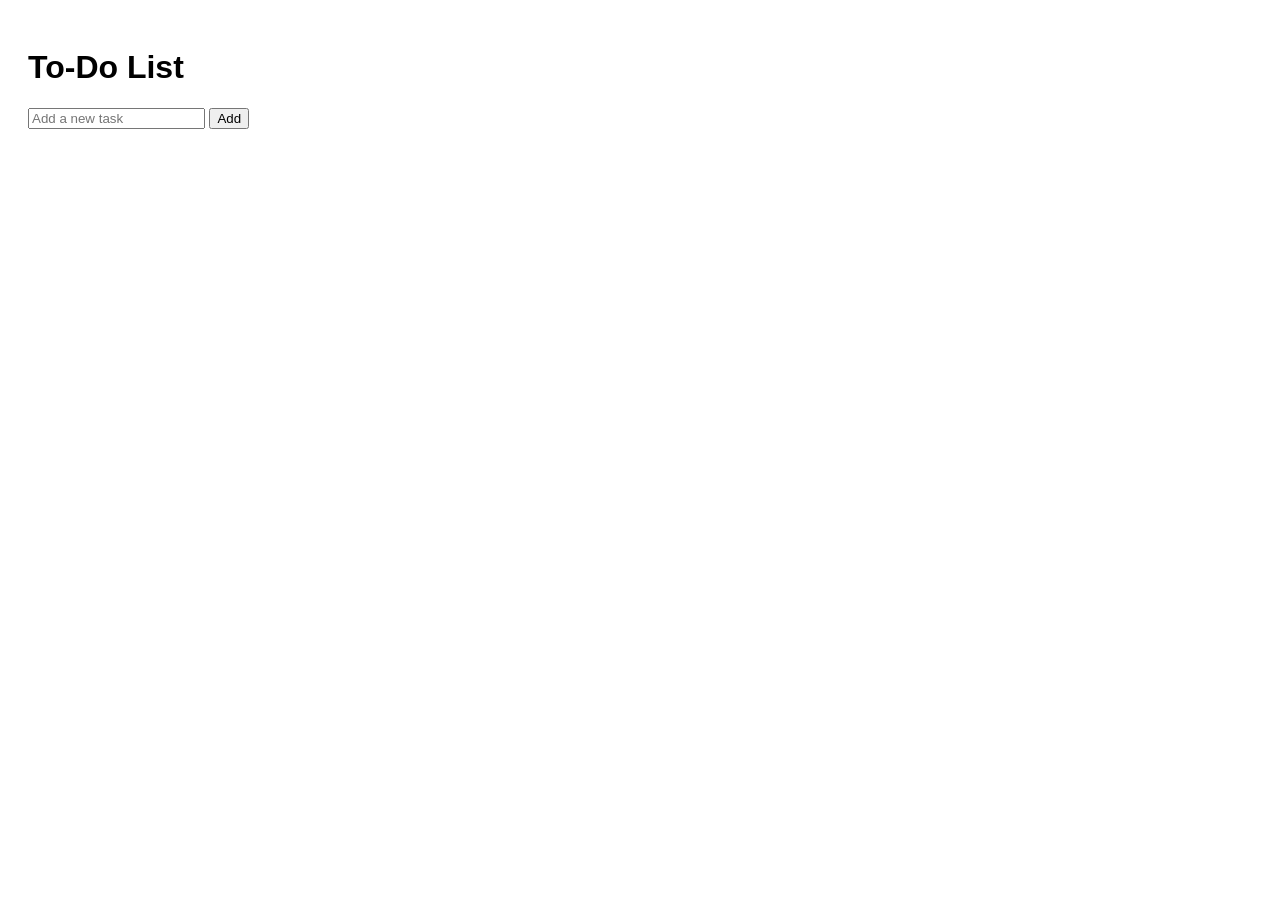
<file: todo-app/index.html>
<!DOCTYPE html>
<html>
<head>
<title>To-Do App</title>
<link rel='stylesheet' href='style.css'>
</head>
<body>
<h1>To-Do List</h1>
<ul id='taskList'></ul>
<input type='text' id='newTask' placeholder='Add a new task'>
<button onclick='addTask()'>Add</button>
<script src='app.js'></script>
</body>
</html>
</file>
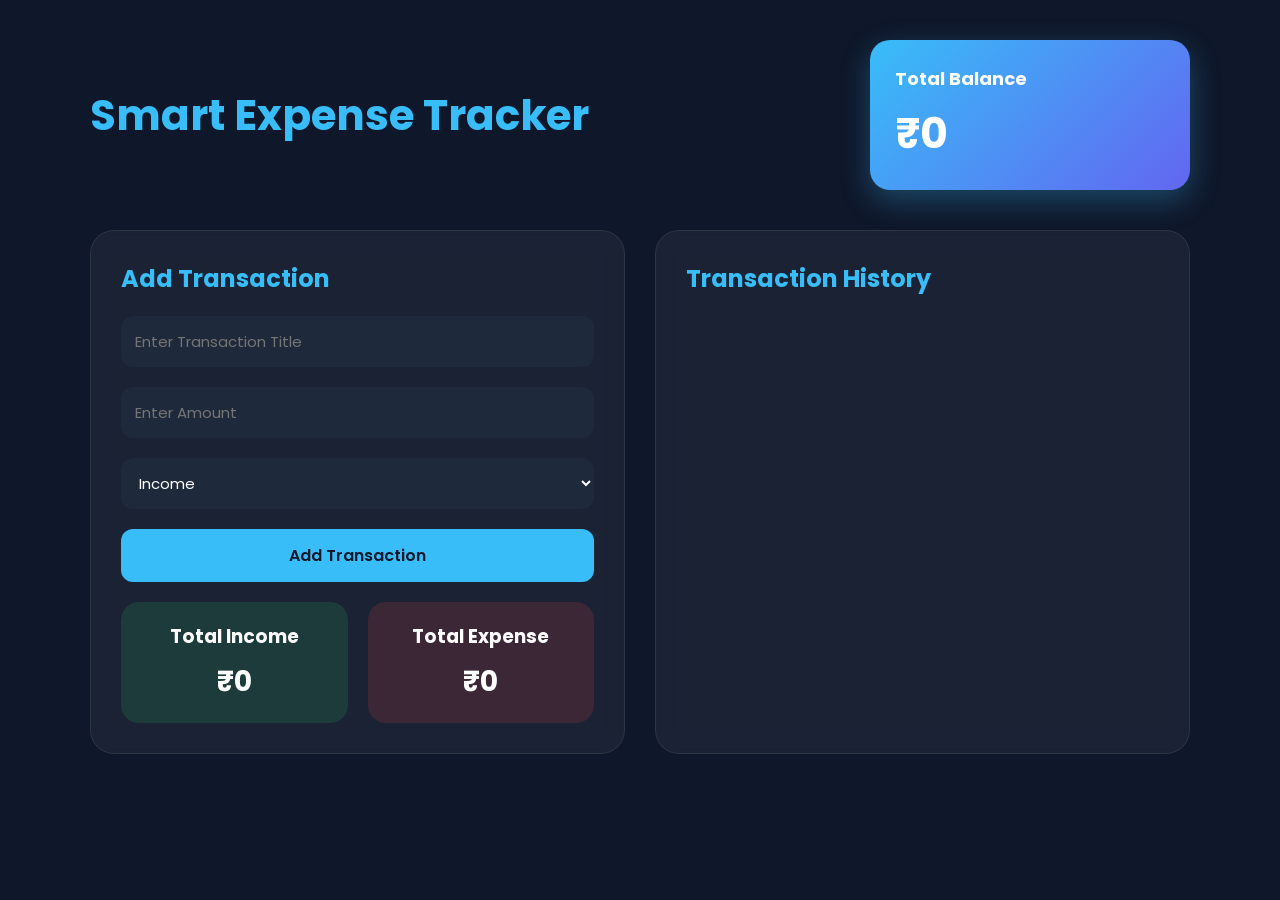
<file: Smart_Expense_Tracker.html>
<!DOCTYPE html>
<html lang="en">
<head>
<meta charset="UTF-8">
<meta name="viewport" content="width=device-width, initial-scale=1.0">
<title>Smart Expense Tracker</title>
<link href="https://fonts.googleapis.com/css2?family=Poppins:wght@300;400;500;600;700&display=swap" rel="stylesheet">

<style>
*{
margin:0;
padding:0;
box-sizing:border-box;
font-family:'Poppins',sans-serif;
}

body{
background:#0f172a;
color:white;
min-height:100vh;
padding:40px;
}

.container{
max-width:1100px;
margin:auto;
}

.header{
display:flex;
justify-content:space-between;
align-items:center;
margin-bottom:40px;
flex-wrap:wrap;
gap:20px;
}

.header h1{
font-size:42px;
color:#38bdf8;
}

.balance-card{
background:linear-gradient(135deg,#38bdf8,#6366f1);
padding:25px;
border-radius:20px;
width:320px;
box-shadow:0 10px 30px rgba(56,189,248,0.3);
}

.balance-card h2{
font-size:18px;
margin-bottom:10px;
}

.balance-card h1{
font-size:42px;
color:white;
}

.grid{
display:grid;
grid-template-columns:1fr 1fr;
gap:30px;
}

.card{
background:rgba(255,255,255,0.05);
padding:30px;
border-radius:24px;
border:1px solid rgba(255,255,255,0.08);
backdrop-filter:blur(10px);
}

.card h2{
margin-bottom:20px;
color:#38bdf8;
}

.form-group{
margin-bottom:20px;
}

input,select{
width:100%;
padding:14px;
border:none;
border-radius:12px;
background:#1e293b;
color:white;
font-size:15px;
}

button{
width:100%;
padding:14px;
border:none;
border-radius:12px;
background:#38bdf8;
color:#0f172a;
font-size:16px;
font-weight:600;
cursor:pointer;
transition:0.3s;
}

button:hover{
transform:translateY(-3px);
box-shadow:0 10px 20px rgba(56,189,248,0.4);
}

.transaction{
background:#1e293b;
padding:16px;
border-radius:14px;
margin-bottom:15px;
display:flex;
justify-content:space-between;
align-items:center;
animation:fadeIn 0.4s ease;
}

.transaction small{
color:#94a3b8;
}

.income{
color:#22c55e;
font-weight:600;
}

.expense{
color:#ef4444;
font-weight:600;
}

.summary{
display:grid;
grid-template-columns:1fr 1fr;
gap:20px;
margin-top:20px;
}

.summary-card{
padding:20px;
border-radius:18px;
text-align:center;
}

.summary-card h3{
margin-bottom:10px;
}

.summary-card p{
font-size:28px;
font-weight:700;
}

.green{
background:rgba(34,197,94,0.15);
}

.red{
background:rgba(239,68,68,0.15);
}

@keyframes fadeIn{
from{
opacity:0;
transform:translateY(20px);
}
to{
opacity:1;
transform:translateY(0);
}
}

@media(max-width:900px){
.grid{
grid-template-columns:1fr;
}
}
</style>
</head>

<body>

<div class="container">

<div class="header">
<h1>Smart Expense Tracker</h1>

<div class="balance-card">
<h2>Total Balance</h2>
<h1 id="balance">₹0</h1>
</div>
</div>

<div class="grid">

<div class="card">
<h2>Add Transaction</h2>

<div class="form-group">
<input type="text" id="title" placeholder="Enter Transaction Title">
</div>

<div class="form-group">
<input type="number" id="amount" placeholder="Enter Amount">
</div>

<div class="form-group">
<select id="type">
<option value="income">Income</option>
<option value="expense">Expense</option>
</select>
</div>

<button onclick="addTransaction()">Add Transaction</button>

<div class="summary">

<div class="summary-card green">
<h3>Total Income</h3>
<p id="income">₹0</p>
</div>

<div class="summary-card red">
<h3>Total Expense</h3>
<p id="expense">₹0</p>
</div>

</div>
</div>

<div class="card">
<h2>Transaction History</h2>

<div id="transactions"></div>

</div>

</div>

</div>

<script>
let balance = 0;
let totalIncome = 0;
let totalExpense = 0;

function addTransaction(){

const title = document.getElementById('title').value;
const amount = parseInt(document.getElementById('amount').value);
const type = document.getElementById('type').value;

if(title === '' || isNaN(amount)){
alert('Please fill all fields');
return;
}

const transactionDiv = document.createElement('div');
transactionDiv.classList.add('transaction');

if(type === 'income'){
transactionDiv.innerHTML = `
<div>
<h4>${title}</h4>
<small>Income</small>
</div>
<div class="income">+ ₹${amount}</div>
`;

balance += amount;
totalIncome += amount;

}else{

transactionDiv.innerHTML = `
<div>
<h4>${title}</h4>
<small>Expense</small>
</div>
<div class="expense">- ₹${amount}</div>
`;

balance -= amount;
totalExpense += amount;
}

document.getElementById('transactions').prepend(transactionDiv);

document.getElementById('balance').innerText = `₹${balance}`;
document.getElementById('income').innerText = `₹${totalIncome}`;
document.getElementById('expense').innerText = `₹${totalExpense}`;

document.getElementById('title').value = '';
document.getElementById('amount').value = '';
}
</script>

</body>
</html>
</file>
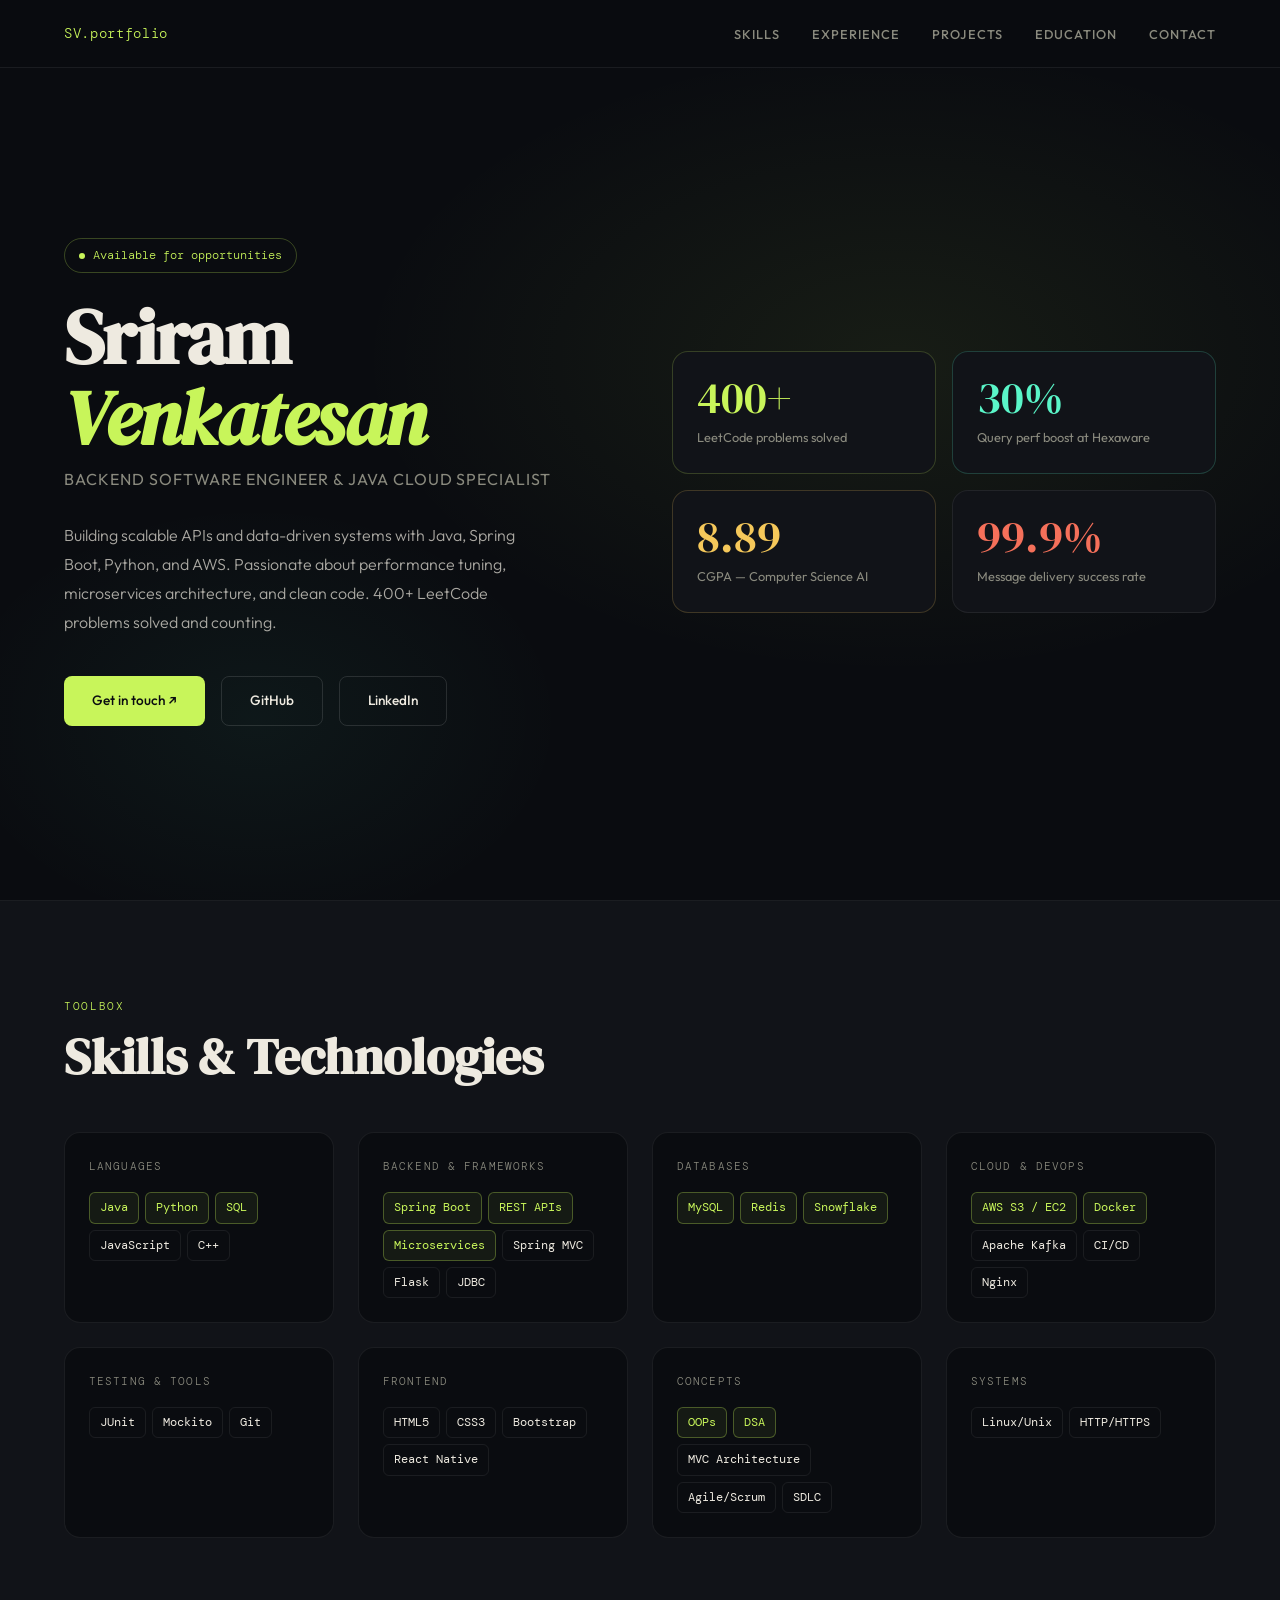
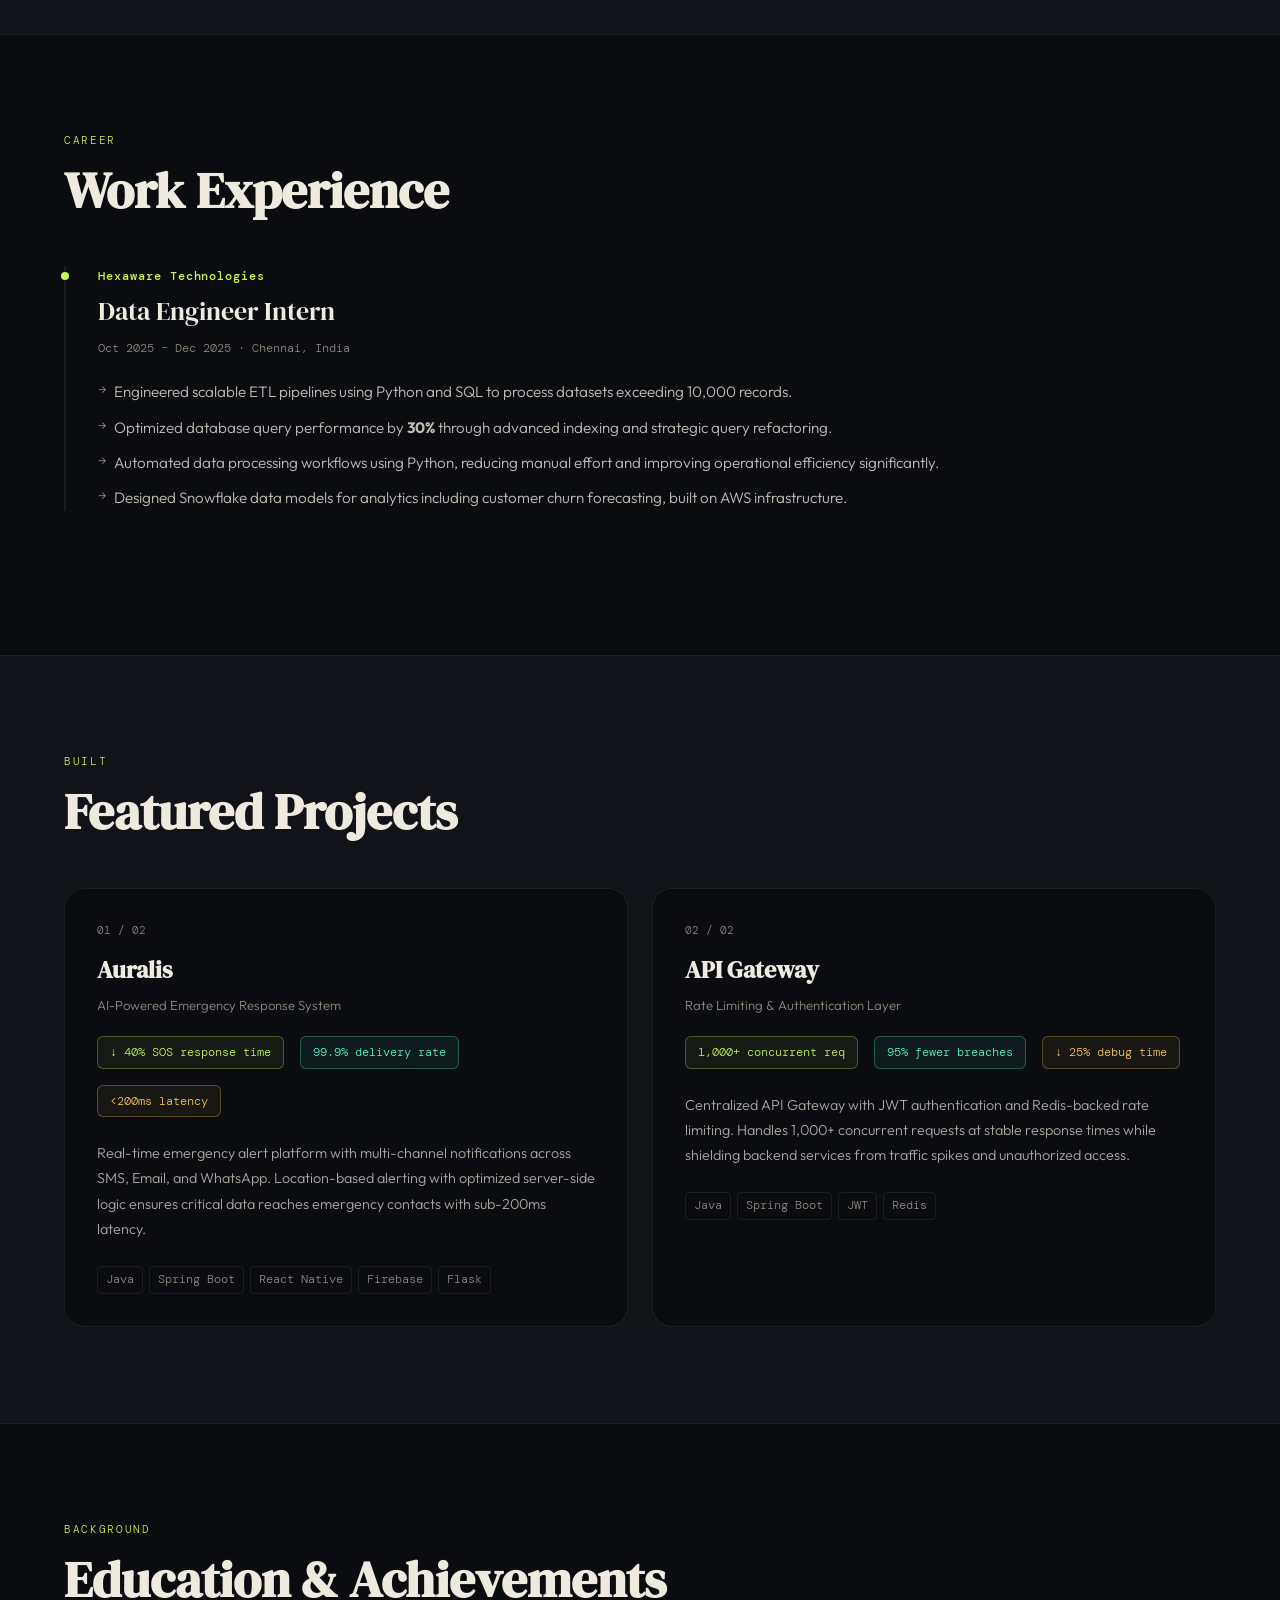
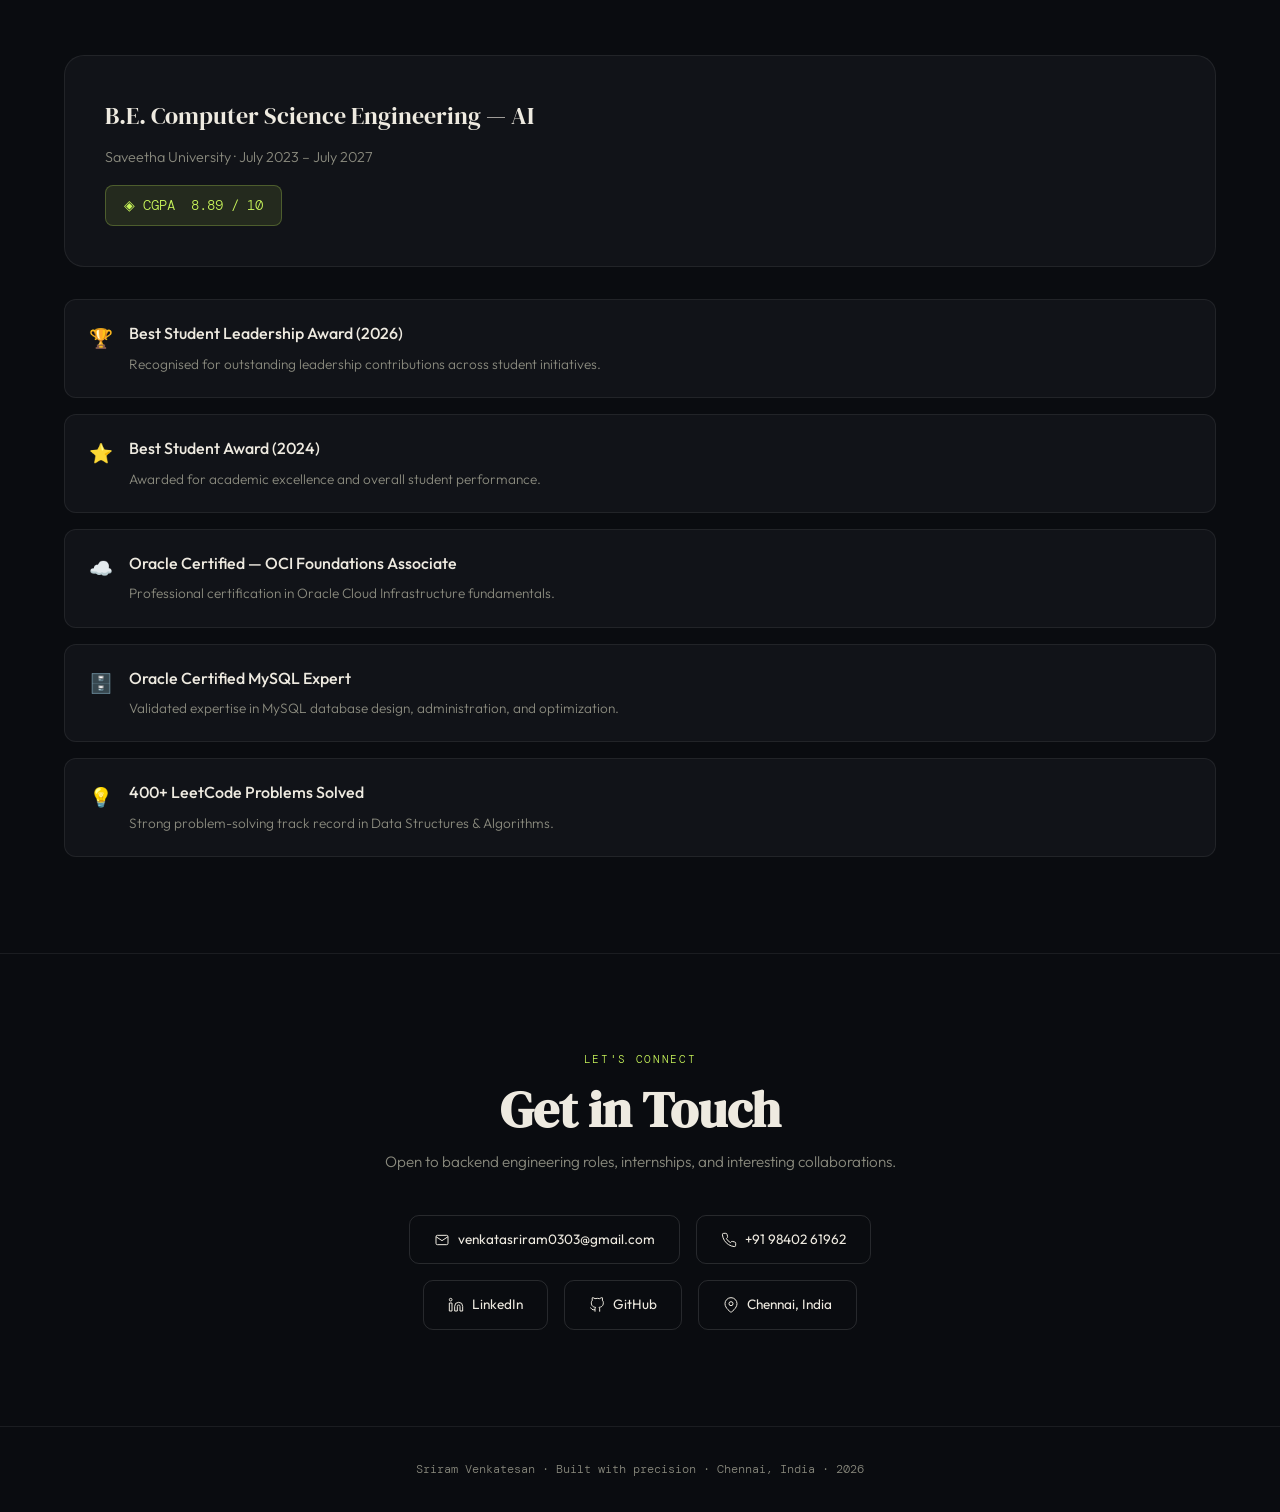
<file: sriram_portfolio (1).html>
<!DOCTYPE html>
<html lang="en">
<head>
<meta charset="UTF-8" />
<meta name="viewport" content="width=device-width, initial-scale=1.0"/>
<title>Sriram Venkatesan — Backend Software Engineer</title>
<link href="https://fonts.googleapis.com/css2?family=DM+Serif+Display:ital@0;1&family=DM+Mono:wght@400;500&family=Outfit:wght@300;400;500;600&display=swap" rel="stylesheet"/>
<style>
  :root {
    --bg: #0a0c10;
    --surface: #111318;
    --surface2: #181c24;
    --border: rgba(255,255,255,0.07);
    --border2: rgba(255,255,255,0.12);
    --text: #eeeae0;
    --muted: #8a8a7e;
    --accent: #c8f55a;
    --accent2: #5af5c8;
    --accent3: #f5c85a;
    --red: #f5705a;
  }
  *, *::before, *::after { box-sizing: border-box; margin: 0; padding: 0; }
  html { scroll-behavior: smooth; }
  body {
    background: var(--bg);
    color: var(--text);
    font-family: 'Outfit', sans-serif;
    font-weight: 300;
    line-height: 1.7;
    overflow-x: hidden;
  }

  /* NAV */
  nav {
    position: fixed; top: 0; left: 0; right: 0; z-index: 100;
    display: flex; align-items: center; justify-content: space-between;
    padding: 1.25rem 4rem;
    border-bottom: 1px solid var(--border);
    background: rgba(10,12,16,0.85);
    backdrop-filter: blur(12px);
  }
  .nav-logo {
    font-family: 'DM Mono', monospace;
    font-size: 0.85rem;
    color: var(--accent);
    letter-spacing: 0.05em;
  }
  .nav-links { display: flex; gap: 2rem; list-style: none; }
  .nav-links a {
    font-size: 0.8rem; font-weight: 500;
    color: var(--muted); text-decoration: none;
    letter-spacing: 0.08em; text-transform: uppercase;
    transition: color 0.2s;
  }
  .nav-links a:hover { color: var(--text); }

  /* HERO */
  .hero {
    min-height: 100vh;
    display: grid; grid-template-columns: 1fr 1fr;
    align-items: center;
    padding: 8rem 4rem 4rem;
    gap: 4rem;
    position: relative;
    overflow: hidden;
  }
  .hero::before {
    content: '';
    position: absolute; inset: 0;
    background: radial-gradient(ellipse 60% 50% at 70% 40%, rgba(200,245,90,0.07) 0%, transparent 70%),
                radial-gradient(ellipse 40% 40% at 20% 80%, rgba(90,245,200,0.05) 0%, transparent 60%);
    pointer-events: none;
  }
  .hero-tag {
    display: inline-flex; align-items: center; gap: 8px;
    font-family: 'DM Mono', monospace;
    font-size: 0.75rem; color: var(--accent);
    border: 1px solid rgba(200,245,90,0.25);
    padding: 6px 14px; border-radius: 100px;
    margin-bottom: 1.5rem;
  }
  .hero-tag::before { content: ''; width: 6px; height: 6px; border-radius: 50%; background: var(--accent); animation: pulse 2s infinite; }
  @keyframes pulse { 0%,100%{opacity:1;transform:scale(1)} 50%{opacity:0.5;transform:scale(0.8)} }
  .hero-name {
    font-family: 'DM Serif Display', serif;
    font-size: clamp(3rem, 6vw, 5.5rem);
    line-height: 1.05;
    letter-spacing: -0.02em;
    margin-bottom: 0.5rem;
  }
  .hero-name span { color: var(--accent); font-style: italic; }
  .hero-title {
    font-size: 1rem; font-weight: 400; color: var(--muted);
    letter-spacing: 0.06em; text-transform: uppercase;
    margin-bottom: 1.75rem;
  }
  .hero-summary {
    font-size: 1rem; color: rgba(238,234,224,0.7);
    line-height: 1.8; max-width: 480px;
    margin-bottom: 2.5rem;
  }
  .hero-cta { display: flex; gap: 1rem; flex-wrap: wrap; }
  .btn {
    display: inline-flex; align-items: center; gap: 8px;
    padding: 0.75rem 1.75rem;
    font-size: 0.85rem; font-weight: 500; font-family: 'Outfit', sans-serif;
    text-decoration: none; border-radius: 8px;
    transition: all 0.2s; cursor: pointer;
  }
  .btn-primary {
    background: var(--accent); color: #0a0c10; border: none;
  }
  .btn-primary:hover { background: #d6ff6a; transform: translateY(-1px); }
  .btn-ghost {
    background: transparent; color: var(--text);
    border: 1px solid var(--border2);
  }
  .btn-ghost:hover { border-color: var(--text); }

  .hero-right { position: relative; }
  .hero-stats {
    display: grid; grid-template-columns: 1fr 1fr; gap: 1rem;
  }
  .stat-card {
    background: var(--surface);
    border: 1px solid var(--border);
    border-radius: 16px;
    padding: 1.5rem;
    position: relative; overflow: hidden;
    transition: border-color 0.2s, transform 0.2s;
  }
  .stat-card:hover { border-color: var(--border2); transform: translateY(-2px); }
  .stat-card.accent { border-color: rgba(200,245,90,0.2); }
  .stat-card.accent2 { border-color: rgba(90,245,200,0.2); }
  .stat-card.accent3 { border-color: rgba(245,200,90,0.2); }
  .stat-number {
    font-family: 'DM Serif Display', serif;
    font-size: 2.8rem; line-height: 1;
    margin-bottom: 0.4rem;
  }
  .stat-number.c1 { color: var(--accent); }
  .stat-number.c2 { color: var(--accent2); }
  .stat-number.c3 { color: var(--accent3); }
  .stat-number.c4 { color: var(--red); }
  .stat-label { font-size: 0.8rem; color: var(--muted); font-weight: 400; }

  /* SECTIONS */
  section { padding: 6rem 4rem; }
  .section-label {
    font-family: 'DM Mono', monospace;
    font-size: 0.7rem; color: var(--accent);
    letter-spacing: 0.15em; text-transform: uppercase;
    margin-bottom: 0.75rem;
  }
  .section-title {
    font-family: 'DM Serif Display', serif;
    font-size: clamp(2rem, 4vw, 3.2rem);
    line-height: 1.1; margin-bottom: 3rem;
  }
  .divider { border: none; border-top: 1px solid var(--border); margin: 0; }

  /* SKILLS */
  #skills { background: var(--surface); }
  .skills-grid { display: grid; grid-template-columns: repeat(auto-fit, minmax(240px, 1fr)); gap: 1.5rem; }
  .skill-group {
    background: var(--bg);
    border: 1px solid var(--border);
    border-radius: 16px; padding: 1.5rem;
    transition: border-color 0.2s;
  }
  .skill-group:hover { border-color: var(--border2); }
  .skill-group-label {
    font-family: 'DM Mono', monospace;
    font-size: 0.7rem; color: var(--muted);
    letter-spacing: 0.1em; text-transform: uppercase;
    margin-bottom: 1rem;
  }
  .skill-tags { display: flex; flex-wrap: wrap; gap: 6px; }
  .tag {
    font-size: 0.78rem; font-weight: 400; font-family: 'DM Mono', monospace;
    padding: 4px 10px;
    border-radius: 6px;
    border: 1px solid var(--border);
    color: var(--text);
    transition: all 0.15s;
  }
  .tag:hover { border-color: var(--accent); color: var(--accent); }
  .tag.hot { border-color: rgba(200,245,90,0.3); color: var(--accent); background: rgba(200,245,90,0.06); }

  /* EXPERIENCE */
  .exp-block {
    border-left: 2px solid var(--border);
    padding-left: 2rem;
    margin-bottom: 3rem;
    position: relative;
  }
  .exp-block::before {
    content: '';
    position: absolute; left: -5px; top: 6px;
    width: 8px; height: 8px; border-radius: 50%;
    background: var(--accent);
  }
  .exp-company {
    font-size: 0.75rem; font-weight: 500; font-family: 'DM Mono', monospace;
    color: var(--accent); letter-spacing: 0.08em;
    margin-bottom: 0.25rem;
  }
  .exp-title {
    font-family: 'DM Serif Display', serif;
    font-size: 1.6rem; margin-bottom: 0.25rem;
  }
  .exp-date {
    font-size: 0.78rem; color: var(--muted);
    font-family: 'DM Mono', monospace; margin-bottom: 1.25rem;
  }
  .exp-list { list-style: none; display: flex; flex-direction: column; gap: 0.6rem; }
  .exp-list li {
    font-size: 0.95rem; color: rgba(238,234,224,0.8);
    padding-left: 1rem; position: relative;
  }
  .exp-list li::before { content: '→'; position: absolute; left: 0; color: var(--muted); font-size: 0.8rem; line-height: 1.7; }

  /* PROJECTS */
  #projects { background: var(--surface); }
  .projects-grid { display: grid; grid-template-columns: 1fr 1fr; gap: 1.5rem; }
  .project-card {
    background: var(--bg);
    border: 1px solid var(--border);
    border-radius: 20px;
    padding: 2rem;
    position: relative; overflow: hidden;
    transition: border-color 0.25s, transform 0.25s;
  }
  .project-card:hover { border-color: rgba(200,245,90,0.2); transform: translateY(-3px); }
  .project-card::before {
    content: '';
    position: absolute; top: 0; left: 0; right: 0; height: 2px;
    background: linear-gradient(90deg, var(--accent) 0%, transparent 100%);
    opacity: 0; transition: opacity 0.25s;
  }
  .project-card:hover::before { opacity: 1; }
  .project-num {
    font-family: 'DM Mono', monospace; font-size: 0.7rem;
    color: var(--muted); margin-bottom: 1rem;
  }
  .project-name {
    font-family: 'DM Serif Display', serif;
    font-size: 1.5rem; margin-bottom: 0.6rem; line-height: 1.2;
  }
  .project-subtitle { font-size: 0.82rem; color: var(--muted); margin-bottom: 1.25rem; }
  .project-metrics { display: flex; gap: 1rem; flex-wrap: wrap; margin-bottom: 1.5rem; }
  .metric {
    display: flex; align-items: center; gap: 6px;
    font-family: 'DM Mono', monospace; font-size: 0.75rem;
    padding: 5px 12px; border-radius: 6px;
    border: 1px solid;
  }
  .metric.green { color: var(--accent); border-color: rgba(200,245,90,0.3); background: rgba(200,245,90,0.06); }
  .metric.cyan { color: var(--accent2); border-color: rgba(90,245,200,0.3); background: rgba(90,245,200,0.06); }
  .metric.gold { color: var(--accent3); border-color: rgba(245,200,90,0.3); background: rgba(245,200,90,0.06); }
  .project-desc { font-size: 0.9rem; color: rgba(238,234,224,0.7); line-height: 1.75; margin-bottom: 1.5rem; }
  .tech-stack { display: flex; flex-wrap: wrap; gap: 6px; }
  .tech { font-size: 0.72rem; font-family: 'DM Mono', monospace; color: var(--muted); padding: 3px 8px; border: 1px solid var(--border); border-radius: 4px; }

  /* EDUCATION & ACHIEVEMENTS */
  .edu-block {
    background: var(--surface);
    border: 1px solid var(--border);
    border-radius: 20px; padding: 2.5rem;
    margin-bottom: 1.5rem;
  }
  .edu-degree { font-family: 'DM Serif Display', serif; font-size: 1.5rem; margin-bottom: 0.5rem; }
  .edu-school { font-size: 0.9rem; color: var(--muted); margin-bottom: 1rem; }
  .cgpa-badge {
    display: inline-flex; align-items: center; gap: 8px;
    background: rgba(200,245,90,0.1); border: 1px solid rgba(200,245,90,0.25);
    padding: 8px 18px; border-radius: 8px;
    font-family: 'DM Mono', monospace; font-size: 0.85rem; color: var(--accent);
  }
  .achievements-list { display: flex; flex-direction: column; gap: 1rem; margin-top: 2rem; }
  .achievement {
    display: flex; align-items: flex-start; gap: 1rem;
    background: var(--surface);
    border: 1px solid var(--border); border-radius: 12px; padding: 1.25rem 1.5rem;
  }
  .ach-icon { font-size: 1.2rem; margin-top: 2px; flex-shrink: 0; }
  .ach-text strong { font-weight: 500; display: block; margin-bottom: 0.15rem; }
  .ach-text span { font-size: 0.85rem; color: var(--muted); }

  /* CONTACT */
  #contact { text-align: center; }
  .contact-wrapper { max-width: 600px; margin: 0 auto; }
  .contact-links { display: flex; gap: 1rem; justify-content: center; flex-wrap: wrap; margin-top: 2.5rem; }
  .contact-link {
    display: flex; align-items: center; gap: 8px;
    padding: 0.75rem 1.5rem; border-radius: 10px;
    border: 1px solid var(--border2);
    color: var(--text); text-decoration: none;
    font-size: 0.85rem; font-weight: 400;
    transition: all 0.2s;
  }
  .contact-link:hover { border-color: var(--accent); color: var(--accent); }
  .contact-link svg { width: 16px; height: 16px; }

  /* FOOTER */
  footer {
    text-align: center; padding: 2rem 4rem;
    border-top: 1px solid var(--border);
    font-size: 0.78rem; color: var(--muted);
    font-family: 'DM Mono', monospace;
  }

  /* ANIMATIONS */
  @keyframes fadeUp { from { opacity: 0; transform: translateY(24px); } to { opacity: 1; transform: translateY(0); } }
  .fade-up { animation: fadeUp 0.7s ease forwards; }
  .delay-1 { animation-delay: 0.1s; }
  .delay-2 { animation-delay: 0.2s; }
  .delay-3 { animation-delay: 0.3s; }
  .delay-4 { animation-delay: 0.4s; }
  .delay-5 { animation-delay: 0.5s; }

  @media (max-width: 900px) {
    nav { padding: 1.25rem 2rem; }
    .nav-links { display: none; }
    .hero { grid-template-columns: 1fr; padding: 6rem 2rem 3rem; }
    section { padding: 4rem 2rem; }
    .projects-grid { grid-template-columns: 1fr; }
    .hero-stats { grid-template-columns: 1fr 1fr; }
  }
</style>
</head>
<body>

<!-- NAV -->
<nav>
  <span class="nav-logo">SV.portfolio</span>
  <ul class="nav-links">
    <li><a href="#skills">Skills</a></li>
    <li><a href="#experience">Experience</a></li>
    <li><a href="#projects">Projects</a></li>
    <li><a href="#education">Education</a></li>
    <li><a href="#contact">Contact</a></li>
  </ul>
</nav>

<!-- HERO -->
<section class="hero">
  <div class="hero-left">
    <div class="hero-tag fade-up">Available for opportunities</div>
    <h1 class="hero-name fade-up delay-1">Sriram<br/><span>Venkatesan</span></h1>
    <p class="hero-title fade-up delay-2">Backend Software Engineer &amp; Java Cloud Specialist</p>
    <p class="hero-summary fade-up delay-3">
      Building scalable APIs and data-driven systems with Java, Spring Boot, Python, and AWS. 
      Passionate about performance tuning, microservices architecture, and clean code. 
      400+ LeetCode problems solved and counting.
    </p>
    <div class="hero-cta fade-up delay-4">
      <a href="mailto:venkatasriram0303@gmail.com" class="btn btn-primary">Get in touch ↗</a>
      <a href="https://github.com/sriram030307" target="_blank" class="btn btn-ghost">GitHub</a>
      <a href="https://linkedin.com/in/sriramvenkatesan0303" target="_blank" class="btn btn-ghost">LinkedIn</a>
    </div>
  </div>

  <div class="hero-right fade-up delay-3">
    <div class="hero-stats">
      <div class="stat-card accent">
        <div class="stat-number c1">400+</div>
        <div class="stat-label">LeetCode problems solved</div>
      </div>
      <div class="stat-card accent2">
        <div class="stat-number c2">30%</div>
        <div class="stat-label">Query perf boost at Hexaware</div>
      </div>
      <div class="stat-card accent3">
        <div class="stat-number c3">8.89</div>
        <div class="stat-label">CGPA — Computer Science AI</div>
      </div>
      <div class="stat-card">
        <div class="stat-number c4">99.9%</div>
        <div class="stat-label">Message delivery success rate</div>
      </div>
    </div>
  </div>
</section>

<hr class="divider"/>

<!-- SKILLS -->
<section id="skills">
  <div class="section-label">Toolbox</div>
  <h2 class="section-title">Skills &amp; Technologies</h2>
  <div class="skills-grid">
    <div class="skill-group">
      <div class="skill-group-label">Languages</div>
      <div class="skill-tags">
        <span class="tag hot">Java</span>
        <span class="tag hot">Python</span>
        <span class="tag hot">SQL</span>
        <span class="tag">JavaScript</span>
        <span class="tag">C++</span>
      </div>
    </div>
    <div class="skill-group">
      <div class="skill-group-label">Backend &amp; Frameworks</div>
      <div class="skill-tags">
        <span class="tag hot">Spring Boot</span>
        <span class="tag hot">REST APIs</span>
        <span class="tag hot">Microservices</span>
        <span class="tag">Spring MVC</span>
        <span class="tag">Flask</span>
        <span class="tag">JDBC</span>
      </div>
    </div>
    <div class="skill-group">
      <div class="skill-group-label">Databases</div>
      <div class="skill-tags">
        <span class="tag hot">MySQL</span>
        <span class="tag hot">Redis</span>
        <span class="tag hot">Snowflake</span>
      </div>
    </div>
    <div class="skill-group">
      <div class="skill-group-label">Cloud &amp; DevOps</div>
      <div class="skill-tags">
        <span class="tag hot">AWS S3 / EC2</span>
        <span class="tag hot">Docker</span>
        <span class="tag">Apache Kafka</span>
        <span class="tag">CI/CD</span>
        <span class="tag">Nginx</span>
      </div>
    </div>
    <div class="skill-group">
      <div class="skill-group-label">Testing &amp; Tools</div>
      <div class="skill-tags">
        <span class="tag">JUnit</span>
        <span class="tag">Mockito</span>
        <span class="tag">Git</span>
      </div>
    </div>
    <div class="skill-group">
      <div class="skill-group-label">Frontend</div>
      <div class="skill-tags">
        <span class="tag">HTML5</span>
        <span class="tag">CSS3</span>
        <span class="tag">Bootstrap</span>
        <span class="tag">React Native</span>
      </div>
    </div>
    <div class="skill-group">
      <div class="skill-group-label">Concepts</div>
      <div class="skill-tags">
        <span class="tag hot">OOPs</span>
        <span class="tag hot">DSA</span>
        <span class="tag">MVC Architecture</span>
        <span class="tag">Agile/Scrum</span>
        <span class="tag">SDLC</span>
      </div>
    </div>
    <div class="skill-group">
      <div class="skill-group-label">Systems</div>
      <div class="skill-tags">
        <span class="tag">Linux/Unix</span>
        <span class="tag">HTTP/HTTPS</span>
      </div>
    </div>
  </div>
</section>

<hr class="divider"/>

<!-- EXPERIENCE -->
<section id="experience">
  <div class="section-label">Career</div>
  <h2 class="section-title">Work Experience</h2>
  <div class="exp-block">
    <div class="exp-company">Hexaware Technologies</div>
    <div class="exp-title">Data Engineer Intern</div>
    <div class="exp-date">Oct 2025 – Dec 2025 · Chennai, India</div>
    <ul class="exp-list">
      <li>Engineered scalable ETL pipelines using Python and SQL to process datasets exceeding 10,000 records.</li>
      <li>Optimized database query performance by <strong>30%</strong> through advanced indexing and strategic query refactoring.</li>
      <li>Automated data processing workflows using Python, reducing manual effort and improving operational efficiency significantly.</li>
      <li>Designed Snowflake data models for analytics including customer churn forecasting, built on AWS infrastructure.</li>
    </ul>
  </div>
</section>

<hr class="divider"/>

<!-- PROJECTS -->
<section id="projects">
  <div class="section-label">Built</div>
  <h2 class="section-title">Featured Projects</h2>
  <div class="projects-grid">

    <div class="project-card">
      <div class="project-num">01 / 02</div>
      <h3 class="project-name">Auralis</h3>
      <p class="project-subtitle">AI-Powered Emergency Response System</p>
      <div class="project-metrics">
        <span class="metric green">↓ 40% SOS response time</span>
        <span class="metric cyan">99.9% delivery rate</span>
        <span class="metric gold">&lt;200ms latency</span>
      </div>
      <p class="project-desc">
        Real-time emergency alert platform with multi-channel notifications across SMS, Email, and WhatsApp.
        Location-based alerting with optimized server-side logic ensures critical data reaches emergency
        contacts with sub-200ms latency.
      </p>
      <div class="tech-stack">
        <span class="tech">Java</span>
        <span class="tech">Spring Boot</span>
        <span class="tech">React Native</span>
        <span class="tech">Firebase</span>
        <span class="tech">Flask</span>
      </div>
    </div>

    <div class="project-card">
      <div class="project-num">02 / 02</div>
      <h3 class="project-name">API Gateway</h3>
      <p class="project-subtitle">Rate Limiting &amp; Authentication Layer</p>
      <div class="project-metrics">
        <span class="metric green">1,000+ concurrent req</span>
        <span class="metric cyan">95% fewer breaches</span>
        <span class="metric gold">↓ 25% debug time</span>
      </div>
      <p class="project-desc">
        Centralized API Gateway with JWT authentication and Redis-backed rate limiting. 
        Handles 1,000+ concurrent requests at stable response times while shielding 
        backend services from traffic spikes and unauthorized access.
      </p>
      <div class="tech-stack">
        <span class="tech">Java</span>
        <span class="tech">Spring Boot</span>
        <span class="tech">JWT</span>
        <span class="tech">Redis</span>
      </div>
    </div>

  </div>
</section>

<hr class="divider"/>

<!-- EDUCATION + ACHIEVEMENTS -->
<section id="education">
  <div class="section-label">Background</div>
  <h2 class="section-title">Education &amp; Achievements</h2>

  <div class="edu-block">
    <div class="edu-degree">B.E. Computer Science Engineering — AI</div>
    <div class="edu-school">Saveetha University · July 2023 – July 2027</div>
    <div class="cgpa-badge">◈ CGPA&nbsp;&nbsp;8.89 / 10</div>
  </div>

  <div class="achievements-list">
    <div class="achievement">
      <span class="ach-icon">🏆</span>
      <div class="ach-text">
        <strong>Best Student Leadership Award (2026)</strong>
        <span>Recognised for outstanding leadership contributions across student initiatives.</span>
      </div>
    </div>
    <div class="achievement">
      <span class="ach-icon">⭐</span>
      <div class="ach-text">
        <strong>Best Student Award (2024)</strong>
        <span>Awarded for academic excellence and overall student performance.</span>
      </div>
    </div>
    <div class="achievement">
      <span class="ach-icon">☁️</span>
      <div class="ach-text">
        <strong>Oracle Certified — OCI Foundations Associate</strong>
        <span>Professional certification in Oracle Cloud Infrastructure fundamentals.</span>
      </div>
    </div>
    <div class="achievement">
      <span class="ach-icon">🗄️</span>
      <div class="ach-text">
        <strong>Oracle Certified MySQL Expert</strong>
        <span>Validated expertise in MySQL database design, administration, and optimization.</span>
      </div>
    </div>
    <div class="achievement">
      <span class="ach-icon">💡</span>
      <div class="ach-text">
        <strong>400+ LeetCode Problems Solved</strong>
        <span>Strong problem-solving track record in Data Structures &amp; Algorithms.</span>
      </div>
    </div>
  </div>
</section>

<hr class="divider"/>

<!-- CONTACT -->
<section id="contact">
  <div class="contact-wrapper">
    <div class="section-label" style="text-align:center">Let's connect</div>
    <h2 class="section-title" style="text-align:center;margin-bottom:0.75rem">Get in Touch</h2>
    <p style="color:var(--muted);font-size:0.95rem">Open to backend engineering roles, internships, and interesting collaborations.</p>
    <div class="contact-links">
      <a href="mailto:venkatasriram0303@gmail.com" class="contact-link">
        <svg viewBox="0 0 24 24" fill="none" stroke="currentColor" stroke-width="1.5"><path d="M3 7l9 6 9-6M5 19h14a2 2 0 002-2V7a2 2 0 00-2-2H5a2 2 0 00-2 2v10a2 2 0 002 2z"/></svg>
        venkatasriram0303@gmail.com
      </a>
      <a href="tel:+919840261962" class="contact-link">
        <svg viewBox="0 0 24 24" fill="none" stroke="currentColor" stroke-width="1.5"><path d="M22 16.92v3a2 2 0 01-2.18 2 19.79 19.79 0 01-8.63-3.07 19.5 19.5 0 01-6-6A19.79 19.79 0 012.12 4.18 2 2 0 014.11 2h3a2 2 0 012 1.72c.127.96.361 1.903.7 2.81a2 2 0 01-.45 2.11L8.09 9.91a16 16 0 006 6l1.27-1.27a2 2 0 012.11-.45c.907.339 1.85.573 2.81.7A2 2 0 0122 16.92z"/></svg>
        +91 98402 61962
      </a>
      <a href="https://linkedin.com/in/sriramvenkatesan0303" target="_blank" class="contact-link">
        <svg viewBox="0 0 24 24" fill="none" stroke="currentColor" stroke-width="1.5"><path d="M16 8a6 6 0 016 6v7h-4v-7a2 2 0 00-2-2 2 2 0 00-2 2v7h-4v-7a6 6 0 016-6zM2 9h4v12H2z"/><circle cx="4" cy="4" r="2"/></svg>
        LinkedIn
      </a>
      <a href="https://github.com/sriram030307" target="_blank" class="contact-link">
        <svg viewBox="0 0 24 24" fill="none" stroke="currentColor" stroke-width="1.5"><path d="M9 19c-5 1.5-5-2.5-7-3m14 6v-3.87a3.37 3.37 0 00-.94-2.61c3.14-.35 6.44-1.54 6.44-7A5.44 5.44 0 0020 4.77 5.07 5.07 0 0019.91 1S18.73.65 16 2.48a13.38 13.38 0 00-7 0C6.27.65 5.09 1 5.09 1A5.07 5.07 0 005 4.77a5.44 5.44 0 00-1.5 3.78c0 5.42 3.3 6.61 6.44 7A3.37 3.37 0 009 18.13V22"/></svg>
        GitHub
      </a>
      <a href="https://maps.google.com/?q=Chennai,India" target="_blank" class="contact-link">
        <svg viewBox="0 0 24 24" fill="none" stroke="currentColor" stroke-width="1.5"><path d="M21 10c0 7-9 13-9 13s-9-6-9-13a9 9 0 0118 0z"/><circle cx="12" cy="10" r="3"/></svg>
        Chennai, India
      </a>
    </div>
  </div>
</section>

<footer>
  <span>Sriram Venkatesan · Built with precision · Chennai, India · 2026</span>
</footer>

</body>
</html>
</file>
<file: todo-app/style.css>
body { font-family: Arial; padding: 20px; }
ul { list-style: none; padding: 0; }
li { padding: 5px; }
</file>
